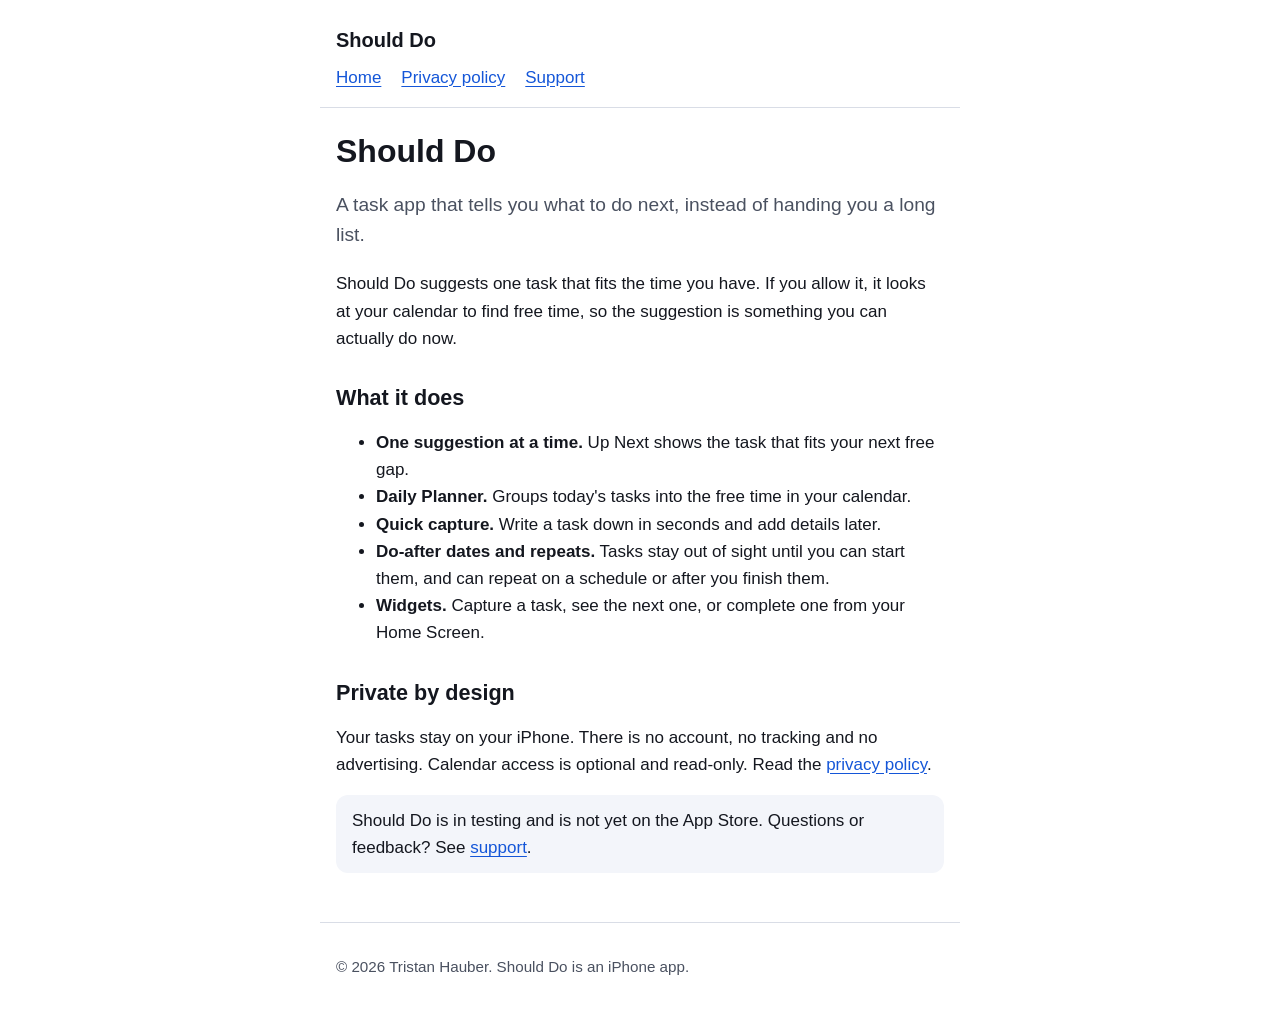
<file: index.html>
<!doctype html>
<html lang="en-AU">
<head>
<meta charset="utf-8">
<meta name="viewport" content="width=device-width, initial-scale=1">
<title>Should Do: tasks that fit your day</title>
<meta name="description" content="Should Do suggests one task that fits the time you have. Your tasks stay on your iPhone.">
<link rel="stylesheet" href="style.css">
</head>
<body>
<a class="skip" href="#main">Skip to content</a>
<header>
<a class="brand" href="">Should Do</a>
<nav aria-label="Main"><ul>
<li><a href="">Home</a></li>
<li><a href="privacy/">Privacy policy</a></li>
<li><a href="support/">Support</a></li>
</ul></nav>
</header>
<main id="main">
<h1>Should Do</h1>
<p class="lede">A task app that tells you what to do next, instead of handing you a long list.</p>
<p>Should Do suggests one task that fits the time you have. If you allow it, it looks at your calendar to find free time, so the suggestion is something you can actually do now.</p>
<h2>What it does</h2>
<ul>
<li><strong>One suggestion at a time.</strong> Up Next shows the task that fits your next free gap.</li>
<li><strong>Daily Planner.</strong> Groups today's tasks into the free time in your calendar.</li>
<li><strong>Quick capture.</strong> Write a task down in seconds and add details later.</li>
<li><strong>Do-after dates and repeats.</strong> Tasks stay out of sight until you can start them, and can repeat on a schedule or after you finish them.</li>
<li><strong>Widgets.</strong> Capture a task, see the next one, or complete one from your Home Screen.</li>
</ul>
<h2>Private by design</h2>
<p>Your tasks stay on your iPhone. There is no account, no tracking and no advertising. Calendar access is optional and read-only. Read the <a href="privacy/">privacy policy</a>.</p>
<p class="note">Should Do is in testing and is not yet on the App Store. Questions or feedback? See <a href="support/">support</a>.</p>
</main>
<footer><p>&copy; 2026 Tristan Hauber. Should Do is an iPhone app.</p></footer>
</body>
</html>
</file>
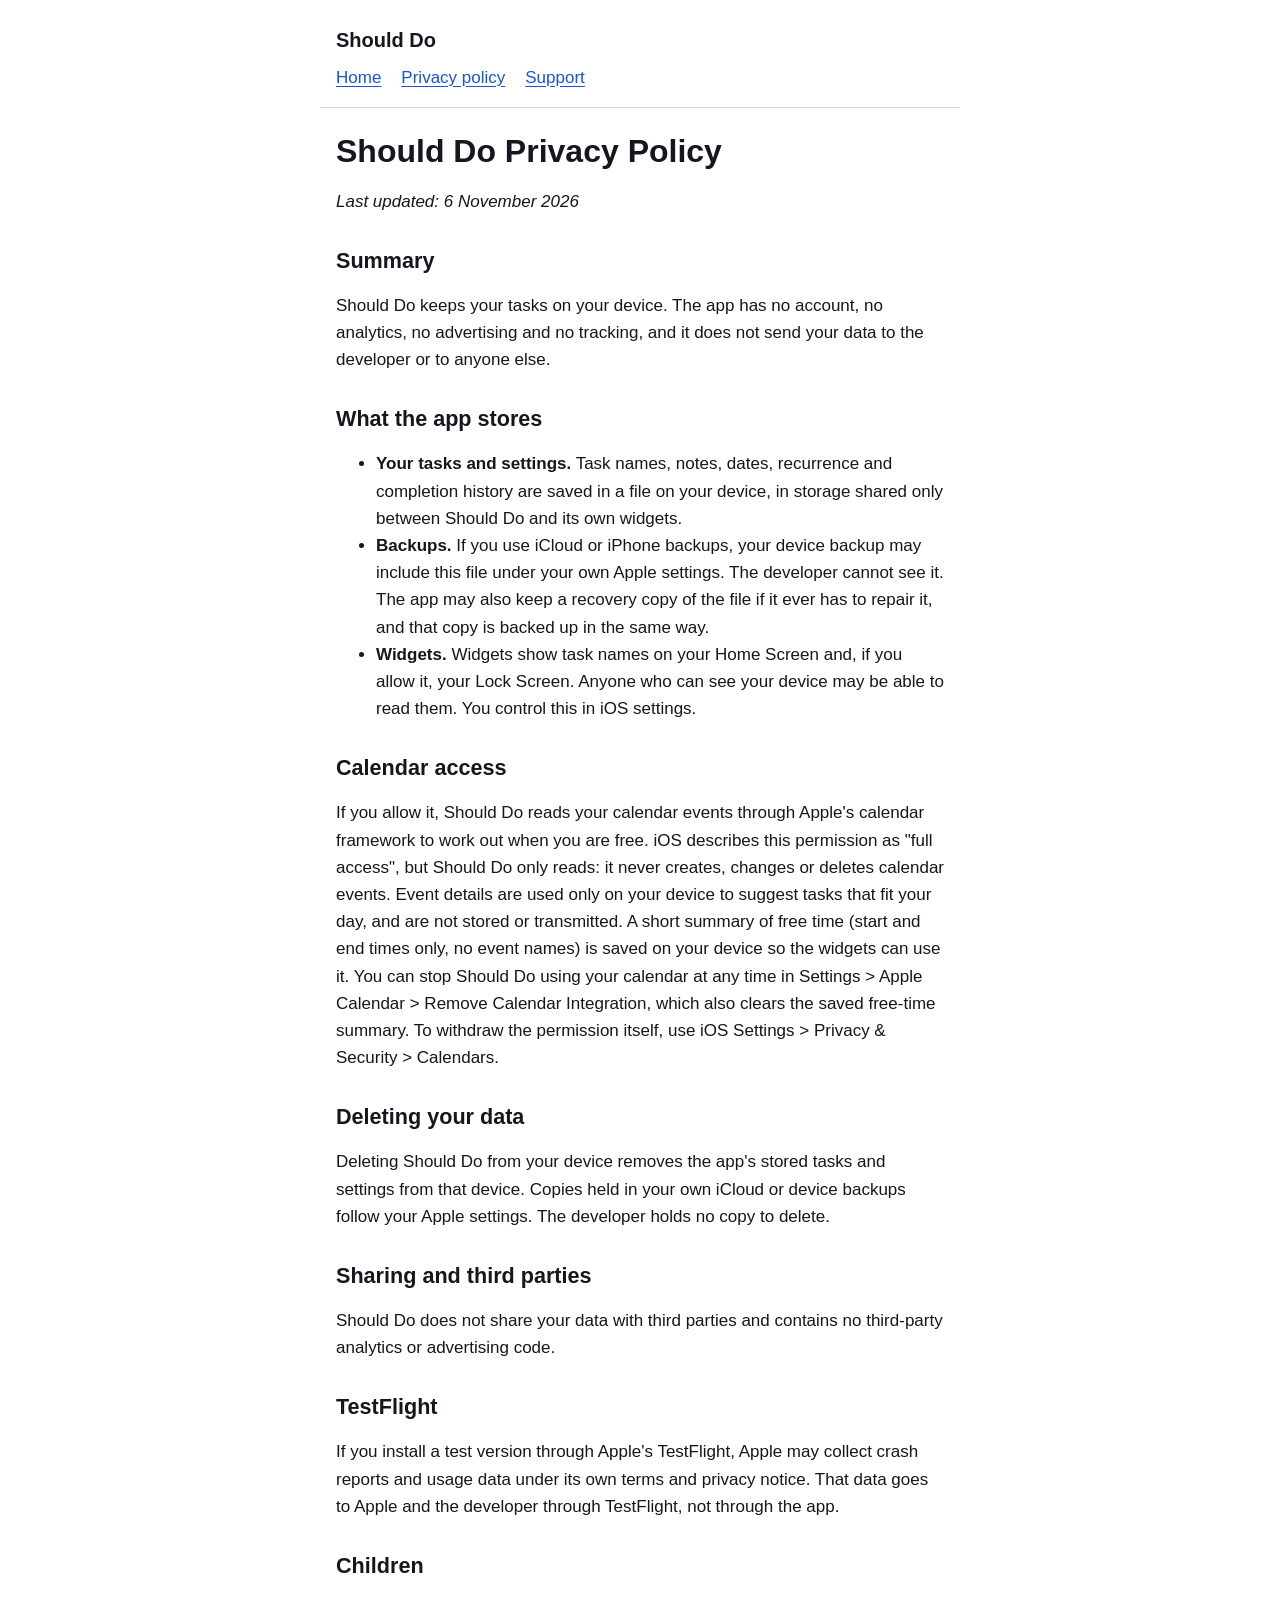
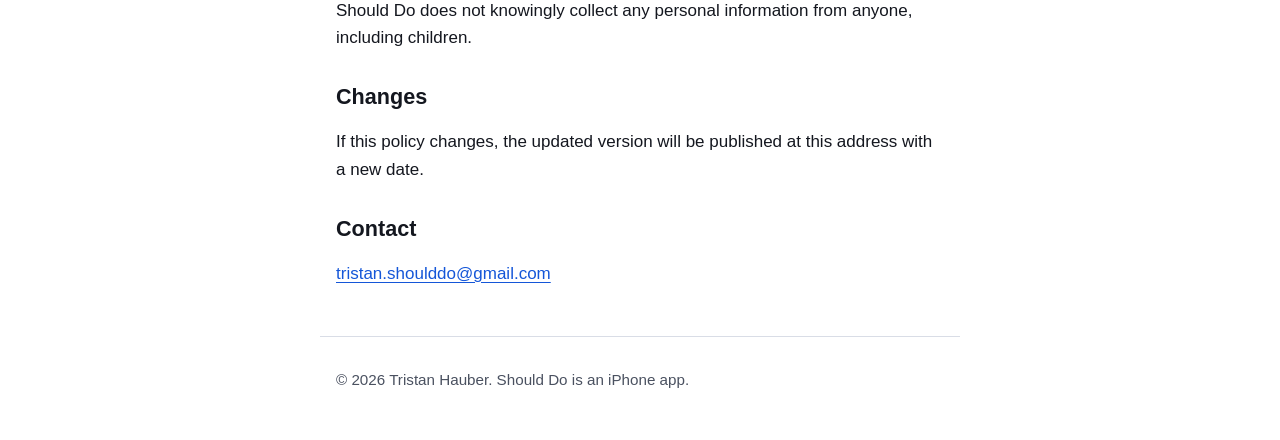
<file: privacy/index.html>
<!doctype html>
<html lang="en-AU">
<head>
<meta charset="utf-8">
<meta name="viewport" content="width=device-width, initial-scale=1">
<title>Privacy policy - Should Do</title>
<meta name="description" content="How Should Do handles your data.">
<link rel="stylesheet" href="../style.css">
</head>
<body>
<a class="skip" href="#main">Skip to content</a>
<header>
<a class="brand" href="../">Should Do</a>
<nav aria-label="Main"><ul>
<li><a href="../">Home</a></li>
<li><a href="../privacy/">Privacy policy</a></li>
<li><a href="../support/">Support</a></li>
</ul></nav>
</header>
<main id="main">
<h1>Should Do Privacy Policy</h1>
<p><em>Last updated: 6 November 2026</em></p>
<h2>Summary</h2>
<p>Should Do keeps your tasks on your device. The app has no account, no analytics, no advertising and no tracking, and it does not send your data to the developer or to anyone else.</p>
<h2>What the app stores</h2>
<ul>
<li><strong>Your tasks and settings.</strong> Task names, notes, dates, recurrence and completion history are saved in a file on your device, in storage shared only between Should Do and its own widgets.</li>
<li><strong>Backups.</strong> If you use iCloud or iPhone backups, your device backup may include this file under your own Apple settings. The developer cannot see it. The app may also keep a recovery copy of the file if it ever has to repair it, and that copy is backed up in the same way.</li>
<li><strong>Widgets.</strong> Widgets show task names on your Home Screen and, if you allow it, your Lock Screen. Anyone who can see your device may be able to read them. You control this in iOS settings.</li>
</ul>
<h2>Calendar access</h2>
<p>If you allow it, Should Do reads your calendar events through Apple's calendar framework to work out when you are free. iOS describes this permission as "full access", but Should Do only reads: it never creates, changes or deletes calendar events. Event details are used only on your device to suggest tasks that fit your day, and are not stored or transmitted. A short summary of free time (start and end times only, no event names) is saved on your device so the widgets can use it. You can stop Should Do using your calendar at any time in Settings &gt; Apple Calendar &gt; Remove Calendar Integration, which also clears the saved free-time summary. To withdraw the permission itself, use iOS Settings &gt; Privacy &amp; Security &gt; Calendars.</p>
<h2>Deleting your data</h2>
<p>Deleting Should Do from your device removes the app's stored tasks and settings from that device. Copies held in your own iCloud or device backups follow your Apple settings. The developer holds no copy to delete.</p>
<h2>Sharing and third parties</h2>
<p>Should Do does not share your data with third parties and contains no third-party analytics or advertising code.</p>
<h2>TestFlight</h2>
<p>If you install a test version through Apple's TestFlight, Apple may collect crash reports and usage data under its own terms and privacy notice. That data goes to Apple and the developer through TestFlight, not through the app.</p>
<h2>Children</h2>
<p>Should Do does not knowingly collect any personal information from anyone, including children.</p>
<h2>Changes</h2>
<p>If this policy changes, the updated version will be published at this address with a new date.</p>
<h2>Contact</h2>
<p><a href="mailto:tristan.shoulddo@gmail.com">tristan.shoulddo@gmail.com</a></p>
</main>
<footer><p>&copy; 2026 Tristan Hauber. Should Do is an iPhone app.</p></footer>
</body>
</html>
</file>
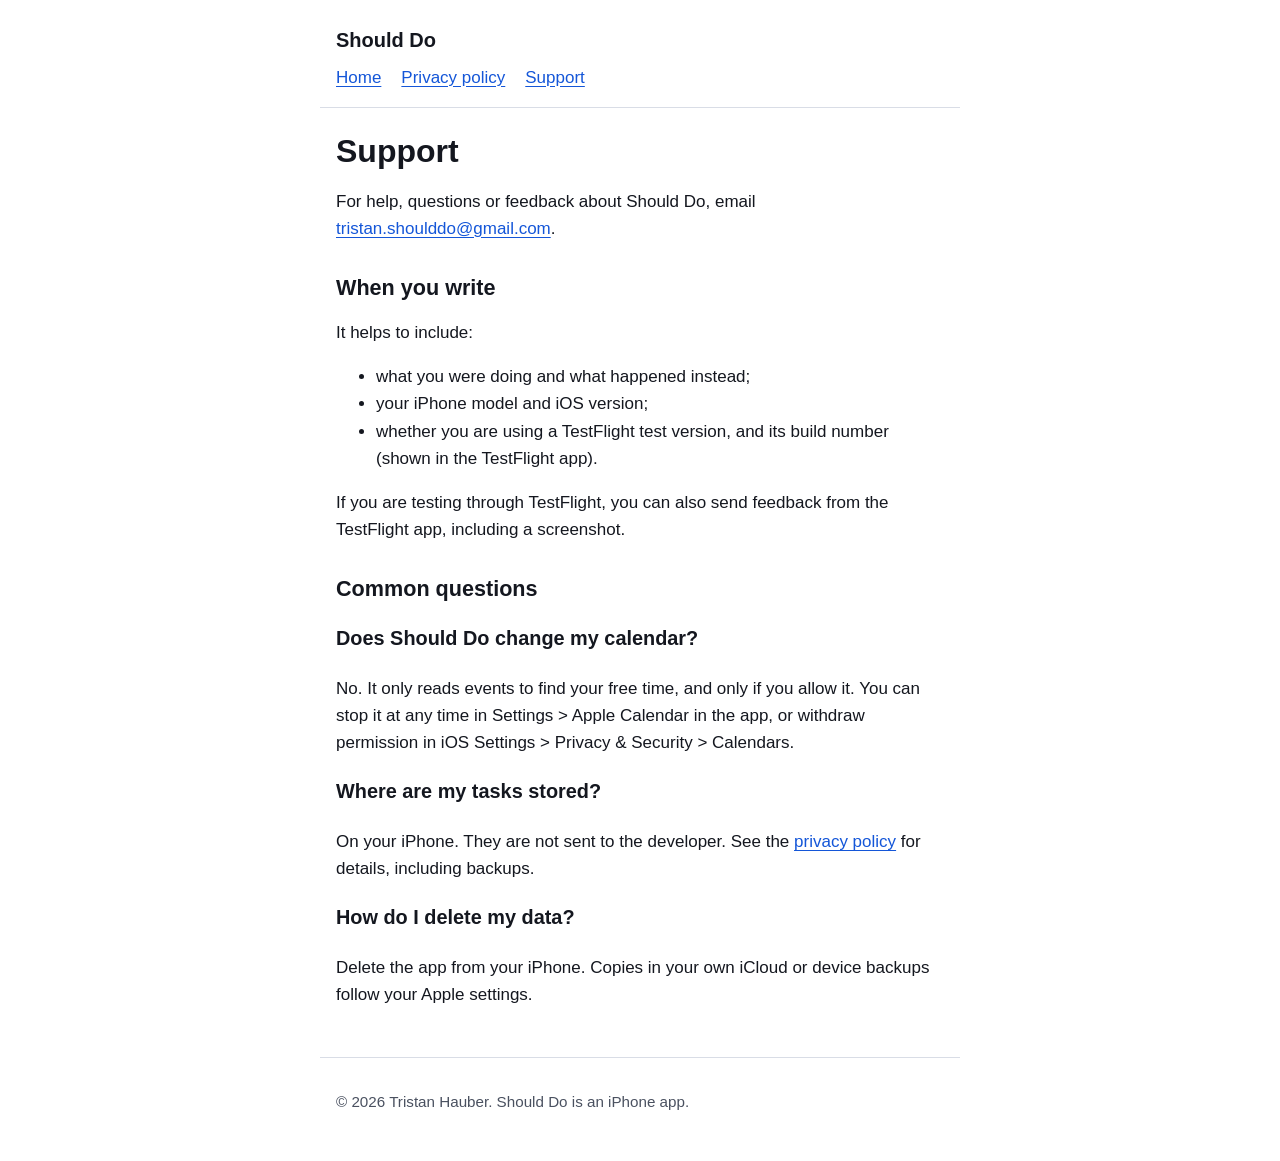
<file: support/index.html>
<!doctype html>
<html lang="en-AU">
<head>
<meta charset="utf-8">
<meta name="viewport" content="width=device-width, initial-scale=1">
<title>Support - Should Do</title>
<meta name="description" content="Get help with Should Do.">
<link rel="stylesheet" href="../style.css">
</head>
<body>
<a class="skip" href="#main">Skip to content</a>
<header>
<a class="brand" href="../">Should Do</a>
<nav aria-label="Main"><ul>
<li><a href="../">Home</a></li>
<li><a href="../privacy/">Privacy policy</a></li>
<li><a href="../support/">Support</a></li>
</ul></nav>
</header>
<main id="main">
<h1>Support</h1>
<p>For help, questions or feedback about Should Do, email <a href="mailto:tristan.shoulddo@gmail.com">tristan.shoulddo@gmail.com</a>.</p>
<h2>When you write</h2>
<p>It helps to include:</p>
<ul>
<li>what you were doing and what happened instead;</li>
<li>your iPhone model and iOS version;</li>
<li>whether you are using a TestFlight test version, and its build number (shown in the TestFlight app).</li>
</ul>
<p>If you are testing through TestFlight, you can also send feedback from the TestFlight app, including a screenshot.</p>
<h2>Common questions</h2>
<h3>Does Should Do change my calendar?</h3>
<p>No. It only reads events to find your free time, and only if you allow it. You can stop it at any time in Settings &gt; Apple Calendar in the app, or withdraw permission in iOS Settings &gt; Privacy &amp; Security &gt; Calendars.</p>
<h3>Where are my tasks stored?</h3>
<p>On your iPhone. They are not sent to the developer. See the <a href="../privacy/">privacy policy</a> for details, including backups.</p>
<h3>How do I delete my data?</h3>
<p>Delete the app from your iPhone. Copies in your own iCloud or device backups follow your Apple settings.</p>
</main>
<footer><p>&copy; 2026 Tristan Hauber. Should Do is an iPhone app.</p></footer>
</body>
</html>
</file>
<file: style.css>
:root {
  color-scheme: light dark;
  --bg: #ffffff;
  --text: #14171f;
  --muted: #4a5160;
  --accent: #1456d8;
  --rule: #d9dde6;
  --card: #f3f5fa;
}

@media (prefers-color-scheme: dark) {
  :root {
    --bg: #0c1220;
    --text: #eef1f8;
    --muted: #b4bccd;
    --accent: #8db4ff;
    --rule: #28324a;
    --card: #141c30;
  }
}

* { box-sizing: border-box; }

body {
  margin: 0;
  background: var(--bg);
  color: var(--text);
  font: 1.0625rem/1.6 -apple-system, BlinkMacSystemFont, "Segoe UI", Roboto, Helvetica, Arial, sans-serif;
}

.skip {
  position: absolute;
  left: -999px;
  top: 0;
  padding: 0.5rem 1rem;
  background: var(--accent);
  color: var(--bg);
}
.skip:focus { left: 0; }

header, main, footer {
  max-width: 40rem;
  margin: 0 auto;
  padding: 0 1rem;
}

header { padding-top: 1.5rem; padding-bottom: 1rem; border-bottom: 1px solid var(--rule); }
header .brand { font-weight: 700; font-size: 1.25rem; color: var(--text); text-decoration: none; }
nav ul { list-style: none; display: flex; gap: 1.25rem; margin: 0.5rem 0 0; padding: 0; flex-wrap: wrap; }

main { padding-top: 1.5rem; padding-bottom: 2rem; }
h1 { font-size: 2rem; line-height: 1.2; margin: 0 0 0.75rem; }
h2 { font-size: 1.35rem; line-height: 1.3; margin: 2rem 0 0.5rem; }
p, li { max-width: 65ch; }
.lede { font-size: 1.2rem; color: var(--muted); }
.note { background: var(--card); border-radius: 0.75rem; padding: 0.75rem 1rem; }

a { color: var(--accent); text-underline-offset: 0.15em; }
a:focus-visible { outline: 3px solid var(--accent); outline-offset: 2px; border-radius: 2px; }

footer { padding-top: 1rem; padding-bottom: 2rem; border-top: 1px solid var(--rule); color: var(--muted); font-size: 0.95rem; }
</file>
